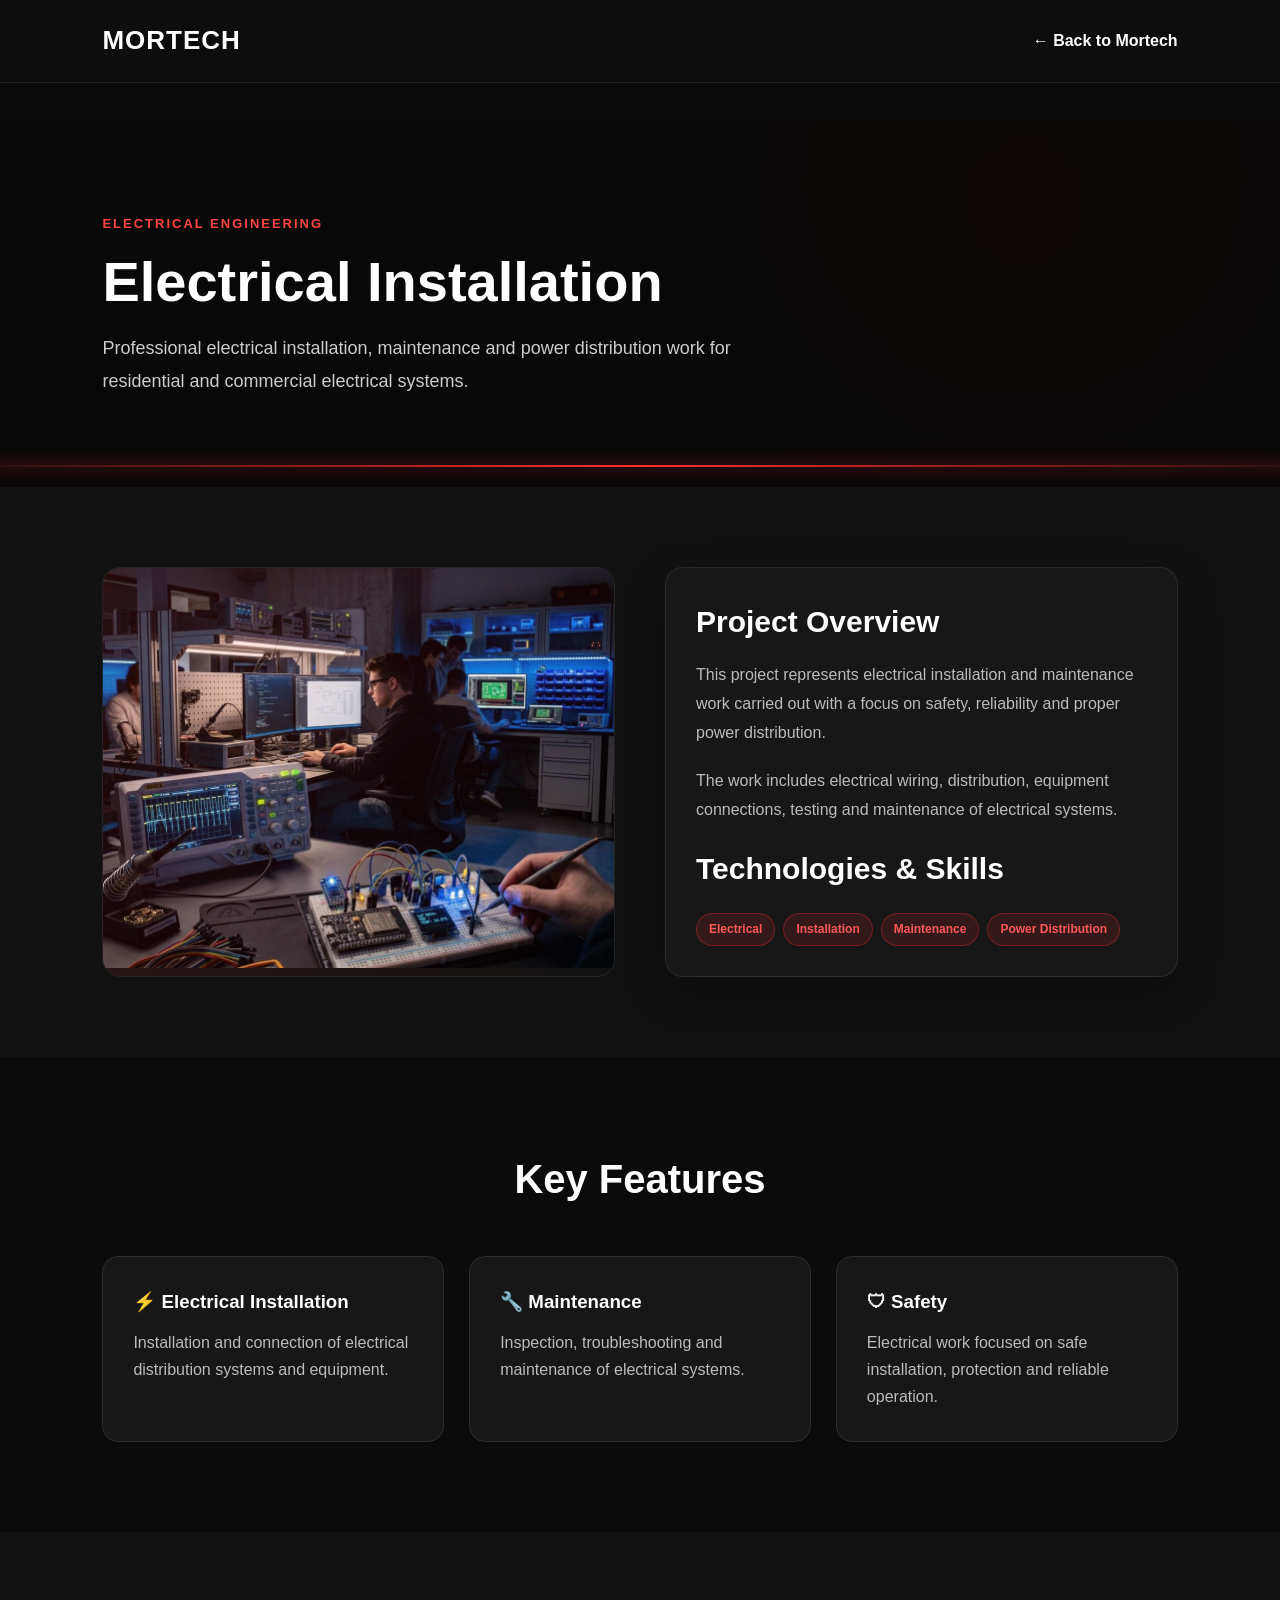
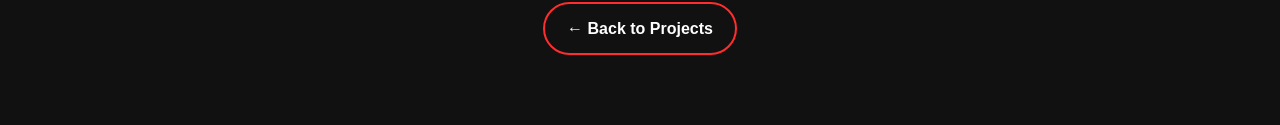
<file: projects/electrical-installation.html>
<!DOCTYPE html>
<html lang="en">

<head>
  <meta charset="UTF-8">
  <meta name="viewport" content="width=device-width, initial-scale=1.0">

  <title>Electrical Installation | Mortech</title>

  <link rel="stylesheet" href="../project-style.css">
</head>

<body>

  <nav class="glass-nav">

 <div class="nav-logo">
  <a href="../index.html">MORTECH</a>
</div>

    <a href="../index.html" class="nav-back">
      ← Back to Mortech
    </a>

  </nav>


  <main class="project-detail">

    <section class="project-hero reveal">

      <span class="project-category">
        Electrical Engineering
      </span>

      <h1>Electrical Installation</h1>

      <p>
        Professional electrical installation, maintenance and
        power distribution work for residential and commercial
        electrical systems.
      </p>

    </section>


    <section class="project-content reveal">

      <div class="project-detail-image">

        <img
          src="../images/project1.jfif"
          alt="Electrical Installation"
        >

      </div>


      <div class="project-description">

        <h2>Project Overview</h2>

        <p>
          This project represents electrical installation and
          maintenance work carried out with a focus on safety,
          reliability and proper power distribution.
        </p>

        <p>
          The work includes electrical wiring, distribution,
          equipment connections, testing and maintenance of
          electrical systems.
        </p>


        <h2>Technologies & Skills</h2>

        <div class="project-tags">

          <span>Electrical</span>
          <span>Installation</span>
          <span>Maintenance</span>
          <span>Power Distribution</span>

        </div>

      </div>

    </section>


    <section class="project-features reveal">

      <h2>Key Features</h2>

      <div class="feature-grid">

        <div class="feature-card">

          <h3>⚡ Electrical Installation</h3>

          <p>
            Installation and connection of electrical
            distribution systems and equipment.
          </p>

        </div>


        <div class="feature-card">

          <h3>🔧 Maintenance</h3>

          <p>
            Inspection, troubleshooting and maintenance
            of electrical systems.
          </p>

        </div>


        <div class="feature-card">

          <h3>🛡 Safety</h3>

          <p>
            Electrical work focused on safe installation,
            protection and reliable operation.
          </p>

        </div>

      </div>

    </section>


    <div class="project-back reveal">

      <a href="../index.html" class="view-btn">
        ← Back to Projects
      </a>

    </div>

  </main>


  <script src="../script.js"></script>

</body>

</html>
</file>
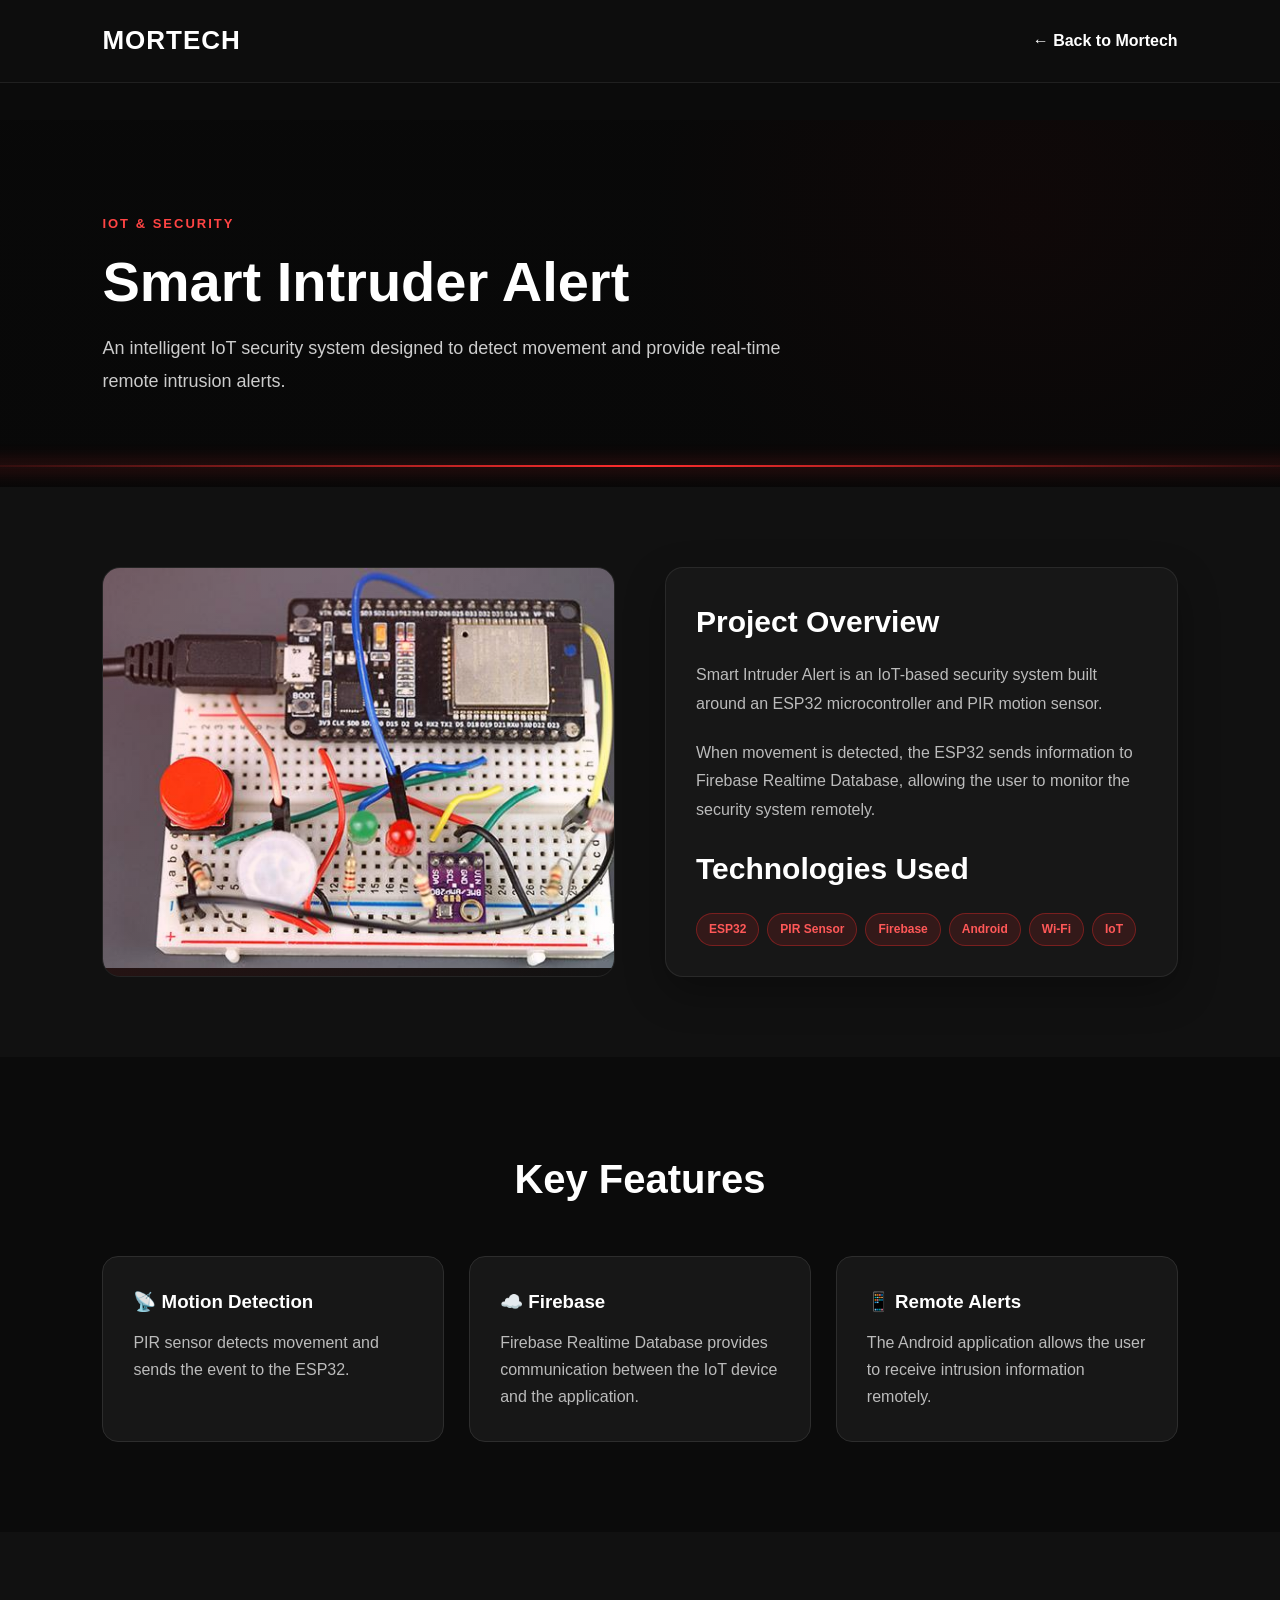
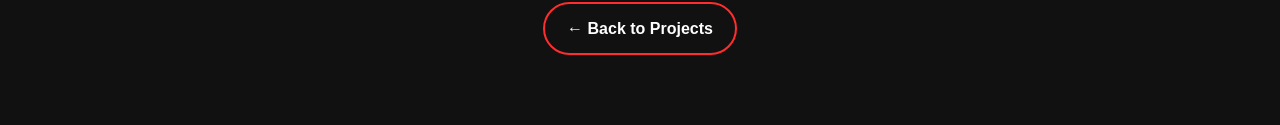
<file: projects/smart-intruder-alert.html>
<!DOCTYPE html>
<html lang="en">

<head>
  <meta charset="UTF-8">
  <meta name="viewport" content="width=device-width, initial-scale=1.0">

  <title>Smart Intruder Alert | Mortech</title>

  <link rel="stylesheet" href="../project-style.css">
</head>

<body>

  <nav class="glass-nav">

    <div class="nav-logo">
      <a href="../index.html">MORTECH</a>
    </div>

    <a href="../index.html" class="nav-back">
      ← Back to Mortech
    </a>

  </nav>


  <main class="project-detail">

    <section class="project-hero">

      <span class="project-category">
        IoT & Security
      </span>

      <h1>Smart Intruder Alert</h1>

      <p>
        An intelligent IoT security system designed to detect
        movement and provide real-time remote intrusion alerts.
      </p>

    </section>


    <section class="project-content">

      <div class="project-detail-image">

        <img
          src="../images/project2.jfif"
          alt="Smart Intruder Alert"
        >

      </div>


      <div class="project-description">

        <h2>Project Overview</h2>

        <p>
          Smart Intruder Alert is an IoT-based security system
          built around an ESP32 microcontroller and PIR motion
          sensor.
        </p>

        <p>
          When movement is detected, the ESP32 sends information
          to Firebase Realtime Database, allowing the user to
          monitor the security system remotely.
        </p>


        <h2>Technologies Used</h2>

        <div class="project-tags">

          <span>ESP32</span>
          <span>PIR Sensor</span>
          <span>Firebase</span>
          <span>Android</span>
          <span>Wi-Fi</span>
          <span>IoT</span>

        </div>

      </div>

    </section>


    <section class="project-features">

      <h2>Key Features</h2>

      <div class="feature-grid">

        <div class="feature-card">

          <h3>📡 Motion Detection</h3>

          <p>
            PIR sensor detects movement and sends the event
            to the ESP32.
          </p>

        </div>


        <div class="feature-card">

          <h3>☁️ Firebase</h3>

          <p>
            Firebase Realtime Database provides communication
            between the IoT device and the application.
          </p>

        </div>


        <div class="feature-card">

          <h3>📱 Remote Alerts</h3>

          <p>
            The Android application allows the user to receive
            intrusion information remotely.
          </p>

        </div>

      </div>

    </section>


    <div class="project-back">

      <a href="../index.html" class="view-btn">
        ← Back to Projects
      </a>

    </div>

  </main>

</body>

</html>
</file>
<file: project-style.css>
/* =========================================
   MORTECH PROJECT PAGES
   Matches main website style.css
========================================= */

*{
    margin:0;
    padding:0;
    box-sizing:border-box;
    font-family:Arial, Helvetica, sans-serif;
}

html{
    scroll-behavior:smooth;
}

body{
    background:#0b0b0b;
    color:white;
    line-height:1.6;
}


/* =========================================
   PROJECT NAVIGATION
========================================= */

.glass-nav{
    position:fixed;
    top:0;
    left:0;
    width:100%;
    display:flex;
    justify-content:space-between;
    align-items:center;
    padding:20px 8%;

    background:rgba(15,15,15,.75);
    backdrop-filter:blur(14px);

    z-index:1000;

    border-bottom:1px solid rgba(255,255,255,.08);
}

.nav-logo a{
    color:white;
    text-decoration:none;
    font-size:26px;
    font-weight:800;
    letter-spacing:1px;
}

.nav-logo a:hover{
    color:#ff2d2d;
}

.nav-back{
    color:white;
    text-decoration:none;
    font-weight:600;
    transition:.3s;
}

.nav-back:hover{
    color:#ff2d2d;
}


/* =========================================
   PROJECT MAIN
========================================= */

.project-detail{
    padding-top:120px;
    min-height:100vh;
}


/* =========================================
   PROJECT HERO
========================================= */

.project-hero{
    position:relative;

    padding:90px 8%;

    background:
    linear-gradient(rgba(8,8,8,.82),rgba(8,8,8,.9)),
    radial-gradient(
        circle at 80% 30%,
        rgba(255,0,0,.18),
        transparent 35%
    );

    overflow:hidden;
}

.project-hero::after{
    content:"";

    position:absolute;

    width:120%;
    height:2px;

    background:
    linear-gradient(
        90deg,
        transparent,
        #ff2d2d,
        transparent
    );

    bottom:20px;
    left:-10%;

    box-shadow:0 0 18px #ff2d2d;
}

.project-category{
    color:#ff4444;
    letter-spacing:2px;
    font-size:13px;
    font-weight:bold;
    text-transform:uppercase;
}

.project-hero h1{
    font-size:56px;
    line-height:1.1;
    margin:15px 0 20px;
}

.project-hero p{
    max-width:700px;
    color:#ccc;
    font-size:18px;
    line-height:1.8;
}


/* =========================================
   PROJECT CONTENT
========================================= */

.project-content{
    display:grid;
    grid-template-columns:1fr 1fr;

    gap:50px;

    padding:80px 8%;

    background:#111;
}

.project-detail-image{
    position:relative;
    overflow:hidden;

    border-radius:18px;

    border:1px solid rgba(255,255,255,.08);
}

.project-detail-image::after{
    content:"";

    position:absolute;
    inset:0;

    background:
    linear-gradient(
        135deg,
        rgba(255,45,45,.15),
        transparent
    );

    pointer-events:none;
}

.project-detail-image img{
    width:100%;
    height:400px;

    object-fit:cover;

    display:block;

    transition:.5s;
}

.project-detail-image:hover img{
    transform:scale(1.05);
}


/* =========================================
   DESCRIPTION
========================================= */

.project-description{
    background:#171717;

    padding:30px;

    border-radius:18px;

    border:1px solid rgba(255,255,255,.08);

    box-shadow:
    0 15px 40px rgba(0,0,0,.3);
}

.project-description h2{
    font-size:30px;
    margin-bottom:15px;
}

.project-description p{
    color:#bbb;
    line-height:1.8;
    margin-bottom:20px;
}


/* =========================================
   TAGS
========================================= */

.project-tags{
    display:flex;
    flex-wrap:wrap;

    gap:8px;

    margin-top:20px;
}

.project-tags span{
    background:rgba(255,45,45,.12);

    color:#ff5858;

    border:1px solid rgba(255,45,45,.35);

    padding:6px 12px;

    border-radius:30px;

    font-size:12px;

    font-weight:600;
}


/* =========================================
   FEATURES
========================================= */

.project-features{
    padding:90px 8%;

    background:#0b0b0b;
}

.project-features h2{
    text-align:center;

    font-size:40px;

    margin-bottom:45px;
}

.feature-grid{
    display:grid;

    grid-template-columns:
    repeat(auto-fit,minmax(240px,1fr));

    gap:25px;
}

.feature-card{
    background:#171717;

    padding:30px;

    border-radius:16px;

    border:1px solid #2d2d2d;

    transition:.35s;
}

.feature-card:hover{
    transform:translateY(-8px);

    border-color:#ff2d2d;

    box-shadow:
    0 20px 45px rgba(255,45,45,.18);
}

.feature-card h3{
    margin-bottom:12px;
}

.feature-card p{
    color:#bbb;

    line-height:1.7;
}


/* =========================================
   BACK BUTTON
========================================= */

.project-back{
    text-align:center;

    padding:70px 8%;

    background:#111;
}

.view-btn{
    display:inline-block;

    color:white;

    text-decoration:none;

    border:2px solid #ff2d2d;

    padding:12px 22px;

    border-radius:30px;

    font-weight:bold;

    transition:.3s;
}

.view-btn:hover{
    background:#ff2d2d;

    transform:translateY(-3px);
}


/* =========================================
   MOBILE
========================================= */

@media(max-width:768px){

    .glass-nav{
        padding:18px 6%;
    }

    .nav-logo a{
        font-size:22px;
    }

    .nav-back{
        font-size:14px;
    }

    .project-detail{
        padding-top:100px;
    }

    .project-hero{
        padding:70px 6%;
        text-align:center;
    }

    .project-hero h1{
        font-size:40px;
    }

    .project-hero p{
        font-size:16px;
    }

    .project-content{
        grid-template-columns:1fr;

        padding:60px 6%;

        gap:30px;
    }

    .project-detail-image img{
        height:280px;
    }

    .project-description{
        padding:25px;
    }

    .project-features{
        padding:60px 6%;
    }

    .project-features h2{
        font-size:32px;
    }

}
</file>
